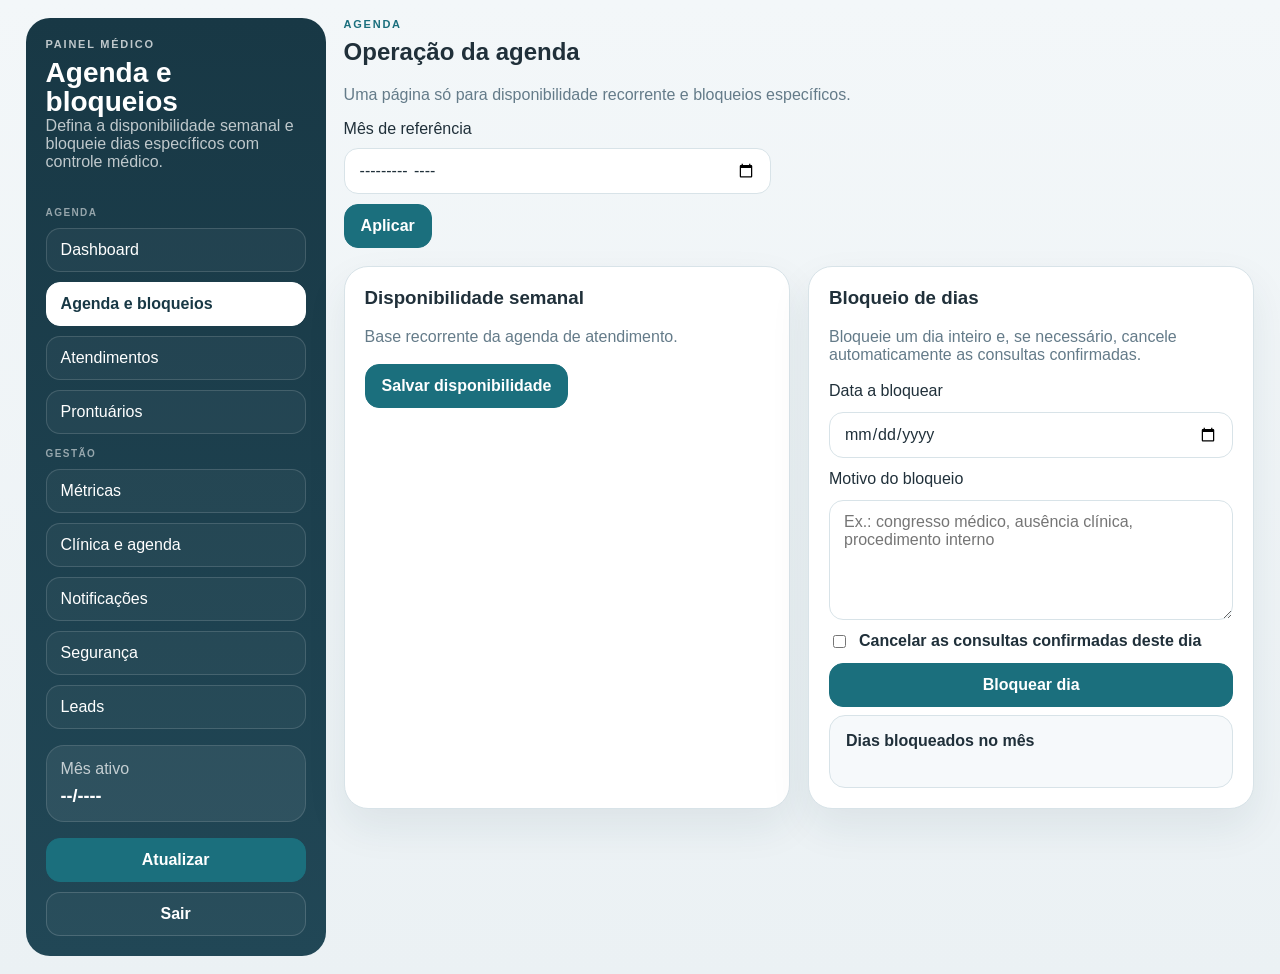
<file: admin-agenda.html>
<!doctype html>
<html lang="pt-BR">
<head>
  <meta charset="utf-8">
  <meta name="viewport" content="width=device-width, initial-scale=1">
  <title>Agenda e bloqueios</title>
  <link rel="stylesheet" href="css/admin.css">
</head>
<body data-admin-page="agenda">
  <main class="erp-wrap">
    <section class="admin-shell">
      <aside class="admin-sidebar">
        <div class="admin-brand">
          <p class="eyebrow is-light">Painel médico</p>
          <h1>Agenda e bloqueios</h1>
          <p>Defina a disponibilidade semanal e bloqueie dias específicos com controle médico.</p>
        </div>

        <nav class="admin-nav">
          <span class="admin-nav-group-title">Agenda</span>
          <a class="admin-nav-link" data-page="dashboard" href="admin-dashboard.html">Dashboard</a>
          <a class="admin-nav-link" data-page="agenda" href="admin-agenda.html">Agenda e bloqueios</a>
          <a class="admin-nav-link" data-page="bookings" href="admin-atendimentos.html">Atendimentos</a>
          <a class="admin-nav-link" data-page="records" href="admin-prontuarios.html">Prontuários</a>
          <span class="admin-nav-group-title">Gestão</span>
          <a class="admin-nav-link" data-page="metrics" href="admin-metricas.html">Métricas</a>
          <a class="admin-nav-link" data-page="settings" href="admin-configuracoes.html">Clínica e agenda</a>
          <a class="admin-nav-link" data-page="notifications" href="admin-notificacoes.html">Notificações</a>
          <a class="admin-nav-link" data-page="security" href="admin-seguranca.html">Segurança</a>
          <a class="admin-nav-link" data-page="leads" href="leads.html">Leads</a>
        </nav>

        <div class="sidebar-summary">
          <article class="summary-card">
            <span>Mês ativo</span>
            <strong id="sidebar-report-month">--/----</strong>
          </article>
        </div>

        <div class="sidebar-actions">
          <button id="refresh-page" type="button">Atualizar</button>
          <button id="logout-btn" type="button" class="ghost-btn ghost-btn-light">Sair</button>
        </div>
      </aside>

      <section class="admin-main">
        <header class="page-header">
          <div>
            <p class="eyebrow">Agenda</p>
            <h2>Operação da agenda</h2>
            <p class="page-description">Uma página só para disponibilidade recorrente e bloqueios específicos.</p>
          </div>
          <div class="page-toolbar">
            <label for="report-month">Mês de referência</label>
            <input id="report-month" type="month">
            <button id="apply-report-month" type="button">Aplicar</button>
          </div>
        </header>

        <div class="page-grid">
          <section class="panel">
            <div class="panel-heading">
              <div>
                <h3>Disponibilidade semanal</h3>
                <p class="note">Base recorrente da agenda de atendimento.</p>
              </div>
            </div>
            <form id="availability-form" novalidate>
              <div id="availability-grid" class="availability-grid"></div>
              <button type="submit">Salvar disponibilidade</button>
            </form>
            <p id="availability-feedback" class="note"></p>
          </section>

          <section class="panel">
            <div class="panel-heading">
              <div>
                <h3>Bloqueio de dias</h3>
                <p class="note">Bloqueie um dia inteiro e, se necessário, cancele automaticamente as consultas confirmadas.</p>
              </div>
            </div>

            <form id="day-block-form" class="form" novalidate>
              <label for="block-date">Data a bloquear</label>
              <input id="block-date" type="date" required>

              <label for="block-reason">Motivo do bloqueio</label>
              <textarea id="block-reason" rows="4" placeholder="Ex.: congresso médico, ausência clínica, procedimento interno"></textarea>

              <label class="toggle-line" for="block-cancel-existing">
                <input id="block-cancel-existing" type="checkbox">
                Cancelar as consultas confirmadas deste dia
              </label>

              <button id="save-day-block" type="submit">Bloquear dia</button>
            </form>
            <p id="day-block-feedback" class="note"></p>

            <div class="subpanel">
              <h4>Dias bloqueados no mês</h4>
              <div id="day-blocks-list" class="day-blocks-list"></div>
            </div>
          </section>
        </div>
      </section>
    </section>
  </main>

  <script src="config.js"></script>
  <script src="js/admin-common.js"></script>
  <script src="js/admin-agenda-page.js"></script>
</body>
</html>
</file>
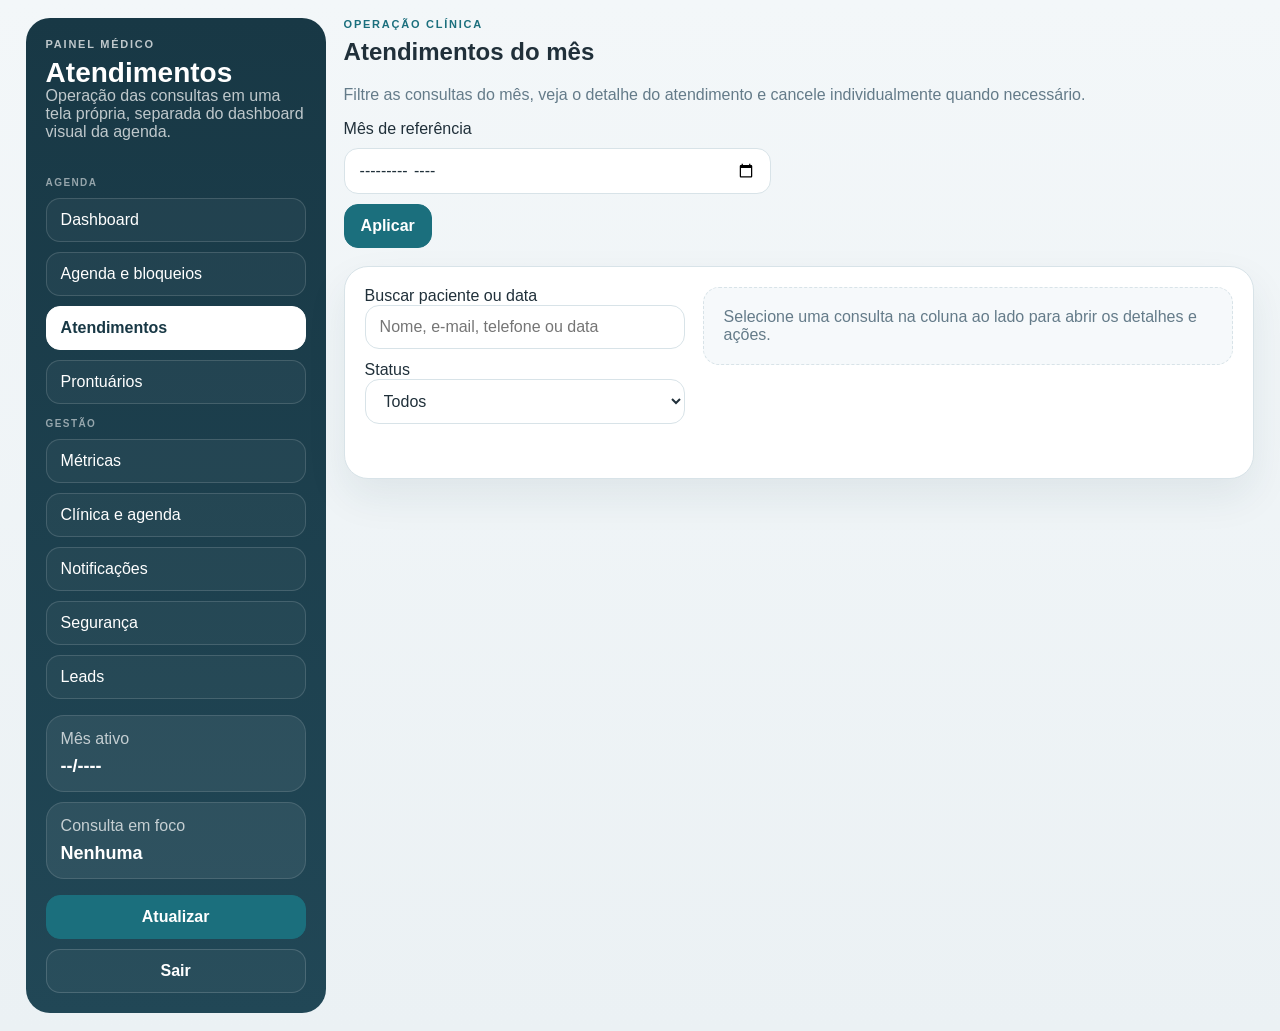
<file: admin-atendimentos.html>
<!doctype html>
<html lang="pt-BR">
<head>
  <meta charset="utf-8">
  <meta name="viewport" content="width=device-width, initial-scale=1">
  <title>Atendimentos</title>
  <link rel="stylesheet" href="css/admin.css">
</head>
<body data-admin-page="bookings">
  <main class="erp-wrap">
    <section class="admin-shell">
      <aside class="admin-sidebar">
        <div class="admin-brand">
          <p class="eyebrow is-light">Painel médico</p>
          <h1>Atendimentos</h1>
          <p>Operação das consultas em uma tela própria, separada do dashboard visual da agenda.</p>
        </div>

        <nav class="admin-nav">
          <span class="admin-nav-group-title">Agenda</span>
          <a class="admin-nav-link" data-page="dashboard" href="admin-dashboard.html">Dashboard</a>
          <a class="admin-nav-link" data-page="agenda" href="admin-agenda.html">Agenda e bloqueios</a>
          <a class="admin-nav-link" data-page="bookings" href="admin-atendimentos.html">Atendimentos</a>
          <a class="admin-nav-link" data-page="records" href="admin-prontuarios.html">Prontuários</a>
          <span class="admin-nav-group-title">Gestão</span>
          <a class="admin-nav-link" data-page="metrics" href="admin-metricas.html">Métricas</a>
          <a class="admin-nav-link" data-page="settings" href="admin-configuracoes.html">Clínica e agenda</a>
          <a class="admin-nav-link" data-page="notifications" href="admin-notificacoes.html">Notificações</a>
          <a class="admin-nav-link" data-page="security" href="admin-seguranca.html">Segurança</a>
          <a class="admin-nav-link" data-page="leads" href="leads.html">Leads</a>
        </nav>

        <div class="sidebar-summary">
          <article class="summary-card">
            <span>Mês ativo</span>
            <strong id="sidebar-report-month">--/----</strong>
          </article>
          <article class="summary-card">
            <span>Consulta em foco</span>
            <strong id="sidebar-selected-day">Nenhuma</strong>
          </article>
        </div>

        <div class="sidebar-actions">
          <button id="refresh-page" type="button">Atualizar</button>
          <button id="logout-btn" type="button" class="ghost-btn ghost-btn-light">Sair</button>
        </div>
      </aside>

      <section class="admin-main">
        <header class="page-header">
          <div>
            <p class="eyebrow">Operação clínica</p>
            <h2>Atendimentos do mês</h2>
            <p class="page-description">Filtre as consultas do mês, veja o detalhe do atendimento e cancele individualmente quando necessário.</p>
          </div>
          <div class="page-toolbar">
            <label for="report-month">Mês de referência</label>
            <input id="report-month" type="month">
            <button id="apply-report-month" type="button">Aplicar</button>
          </div>
        </header>

        <p id="bookings-feedback" class="note"></p>

        <section class="panel">
          <div class="records-shell">
            <aside class="records-sidebar">
              <div class="filter-stack">
                <div>
                  <label for="bookings-search">Buscar paciente ou data</label>
                  <input id="bookings-search" type="search" placeholder="Nome, e-mail, telefone ou data">
                </div>
                <div>
                  <label for="bookings-status">Status</label>
                  <select id="bookings-status">
                    <option value="all">Todos</option>
                    <option value="confirmed">Confirmadas</option>
                    <option value="cancelled">Canceladas</option>
                  </select>
                </div>
                <p id="bookings-list-summary" class="note"></p>
              </div>
              <div id="bookings-list" class="records-booking-list"></div>
            </aside>

            <section class="records-editor">
              <div id="booking-empty" class="empty-state">
                Selecione uma consulta na coluna ao lado para abrir os detalhes e ações.
              </div>

              <div id="booking-detail" class="hidden">
                <article class="record-patient-card">
                  <div>
                    <span class="record-label">Paciente</span>
                    <strong id="booking-patient-name">-</strong>
                  </div>
                  <div>
                    <span class="record-label">Contato</span>
                    <span id="booking-patient-contact">-</span>
                  </div>
                  <div>
                    <span class="record-label">Consulta</span>
                    <span id="booking-slot-date">-</span>
                  </div>
                  <div>
                    <span class="record-label">Status</span>
                    <span id="booking-status-badge" class="status-badge">-</span>
                  </div>
                </article>

                <div class="detail-grid">
                  <article class="detail-card">
                    <span class="record-label">Resumo da consulta</span>
                    <div class="detail-list">
                      <div><strong>Horário</strong><span id="booking-slot-range">-</span></div>
                      <div><strong>Criada em</strong><span id="booking-created-at">-</span></div>
                      <div><strong>Cancelada em</strong><span id="booking-cancelled-at">-</span></div>
                      <div><strong>Origem</strong><span id="booking-cancel-source">-</span></div>
                    </div>
                  </article>

                  <article class="detail-card">
                    <span class="record-label">Ações</span>
                    <div class="stack-actions">
                      <a id="booking-open-record" class="ghost-btn button-link" href="admin-prontuarios.html">Abrir prontuário</a>
                    </div>
                    <div id="booking-cancel-block" class="page-section-stack">
                      <label for="booking-cancel-reason">Motivo do cancelamento</label>
                      <select id="booking-cancel-reason"></select>
                      <button id="booking-cancel-btn" type="button">Cancelar consulta</button>
                    </div>
                    <p id="booking-cancel-help" class="note"></p>
                  </article>
                </div>
              </div>
            </section>
          </div>
        </section>
      </section>
    </section>
  </main>

  <script src="config.js"></script>
  <script src="js/admin-common.js"></script>
  <script src="js/admin-bookings-page.js"></script>
</body>
</html>
</file>
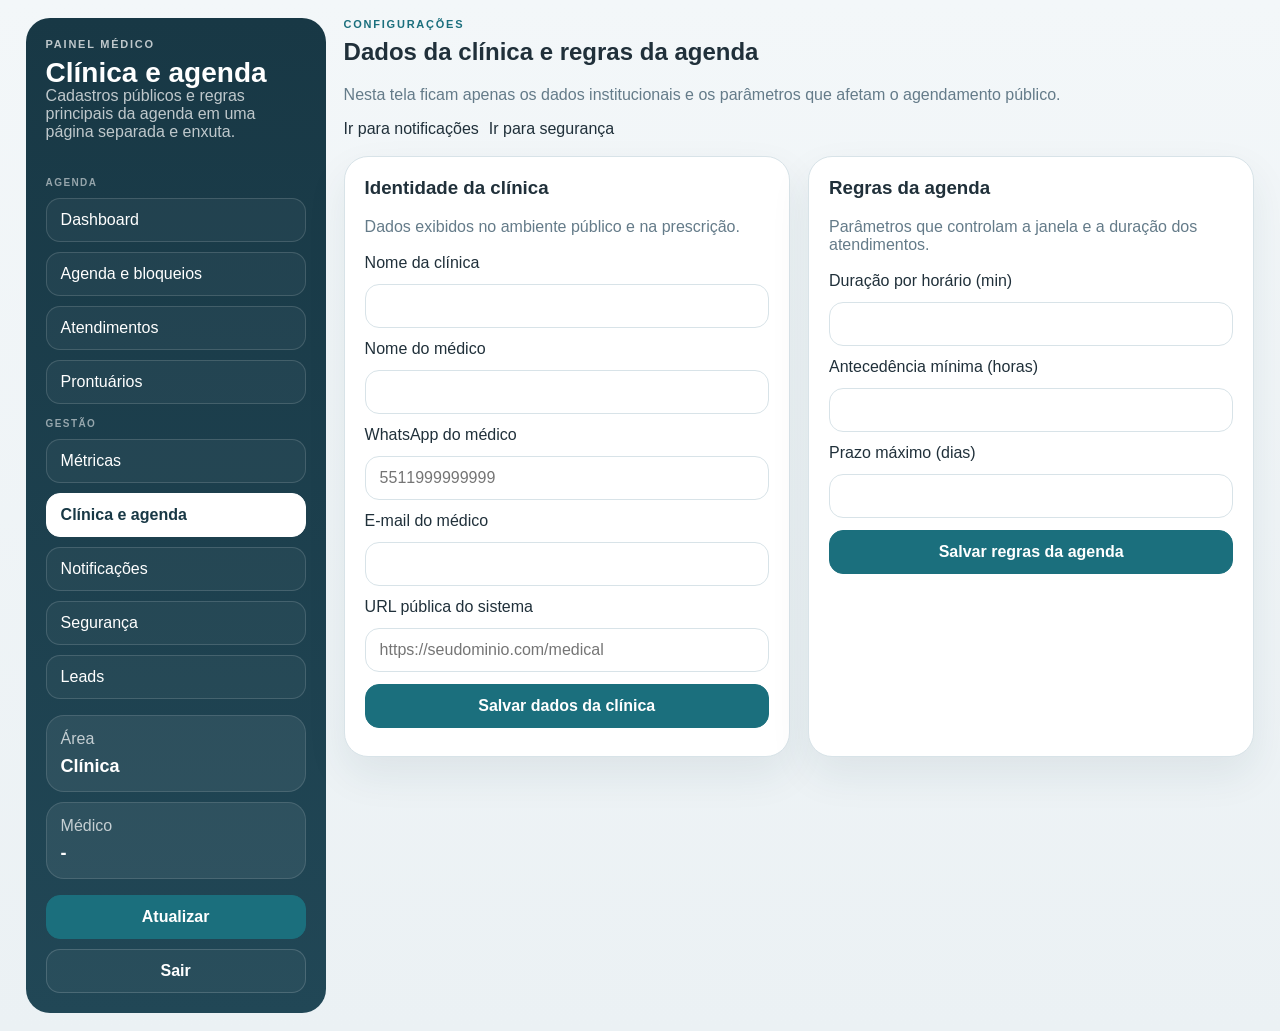
<file: admin-configuracoes.html>
<!doctype html>
<html lang="pt-BR">
<head>
  <meta charset="utf-8">
  <meta name="viewport" content="width=device-width, initial-scale=1">
  <title>Clínica e agenda</title>
  <link rel="stylesheet" href="css/admin.css">
</head>
<body data-admin-page="settings">
  <main class="erp-wrap">
    <section class="admin-shell">
      <aside class="admin-sidebar">
        <div class="admin-brand">
          <p class="eyebrow is-light">Painel médico</p>
          <h1>Clínica e agenda</h1>
          <p>Cadastros públicos e regras principais da agenda em uma página separada e enxuta.</p>
        </div>

        <nav class="admin-nav">
          <span class="admin-nav-group-title">Agenda</span>
          <a class="admin-nav-link" data-page="dashboard" href="admin-dashboard.html">Dashboard</a>
          <a class="admin-nav-link" data-page="agenda" href="admin-agenda.html">Agenda e bloqueios</a>
          <a class="admin-nav-link" data-page="bookings" href="admin-atendimentos.html">Atendimentos</a>
          <a class="admin-nav-link" data-page="records" href="admin-prontuarios.html">Prontuários</a>
          <span class="admin-nav-group-title">Gestão</span>
          <a class="admin-nav-link" data-page="metrics" href="admin-metricas.html">Métricas</a>
          <a class="admin-nav-link" data-page="settings" href="admin-configuracoes.html">Clínica e agenda</a>
          <a class="admin-nav-link" data-page="notifications" href="admin-notificacoes.html">Notificações</a>
          <a class="admin-nav-link" data-page="security" href="admin-seguranca.html">Segurança</a>
          <a class="admin-nav-link" data-page="leads" href="leads.html">Leads</a>
        </nav>

        <div class="sidebar-summary">
          <article class="summary-card">
            <span>Área</span>
            <strong id="sidebar-report-month">Clínica</strong>
          </article>
          <article class="summary-card">
            <span>Médico</span>
            <strong id="sidebar-selected-day">-</strong>
          </article>
        </div>

        <div class="sidebar-actions">
          <button id="refresh-page" type="button">Atualizar</button>
          <button id="logout-btn" type="button" class="ghost-btn ghost-btn-light">Sair</button>
        </div>
      </aside>

      <section class="admin-main">
        <header class="page-header">
          <div>
            <p class="eyebrow">Configurações</p>
            <h2>Dados da clínica e regras da agenda</h2>
            <p class="page-description">Nesta tela ficam apenas os dados institucionais e os parâmetros que afetam o agendamento público.</p>
          </div>
          <div class="page-toolbar">
            <a class="ghost-btn button-link" href="admin-notificacoes.html">Ir para notificações</a>
            <a class="ghost-btn button-link" href="admin-seguranca.html">Ir para segurança</a>
          </div>
        </header>

        <div class="page-grid">
          <section class="panel">
            <div class="panel-heading">
              <div>
                <h3>Identidade da clínica</h3>
                <p class="note">Dados exibidos no ambiente público e na prescrição.</p>
              </div>
            </div>

            <form id="settings-form" class="form" novalidate>
              <label for="clinic-name">Nome da clínica</label>
              <input id="clinic-name" type="text">

              <label for="doctor-name">Nome do médico</label>
              <input id="doctor-name" type="text">

              <label for="doctor-whatsapp">WhatsApp do médico</label>
              <input id="doctor-whatsapp" type="text" placeholder="5511999999999">

              <label for="doctor-email">E-mail do médico</label>
              <input id="doctor-email" type="email">

              <label for="public-base-url">URL pública do sistema</label>
              <input id="public-base-url" type="url" placeholder="https://seudominio.com/medical">

              <button type="submit">Salvar dados da clínica</button>
            </form>
            <p id="settings-feedback" class="note"></p>
          </section>

          <section class="panel">
            <div class="panel-heading">
              <div>
                <h3>Regras da agenda</h3>
                <p class="note">Parâmetros que controlam a janela e a duração dos atendimentos.</p>
              </div>
            </div>

            <form id="rules-form" class="form" novalidate>
              <label for="slot-duration">Duração por horário (min)</label>
              <input id="slot-duration" type="number" min="10" max="240" step="5">

              <label for="min-notice">Antecedência mínima (horas)</label>
              <input id="min-notice" type="number" min="0" max="72">

              <label for="max-days">Prazo máximo (dias)</label>
              <input id="max-days" type="number" min="1" max="365">

              <button type="submit">Salvar regras da agenda</button>
            </form>
            <p id="rules-feedback" class="note"></p>
          </section>
        </div>
      </section>
    </section>
  </main>

  <script src="config.js"></script>
  <script src="js/admin-common.js"></script>
  <script src="js/admin-settings-page.js"></script>
</body>
</html>
</file>
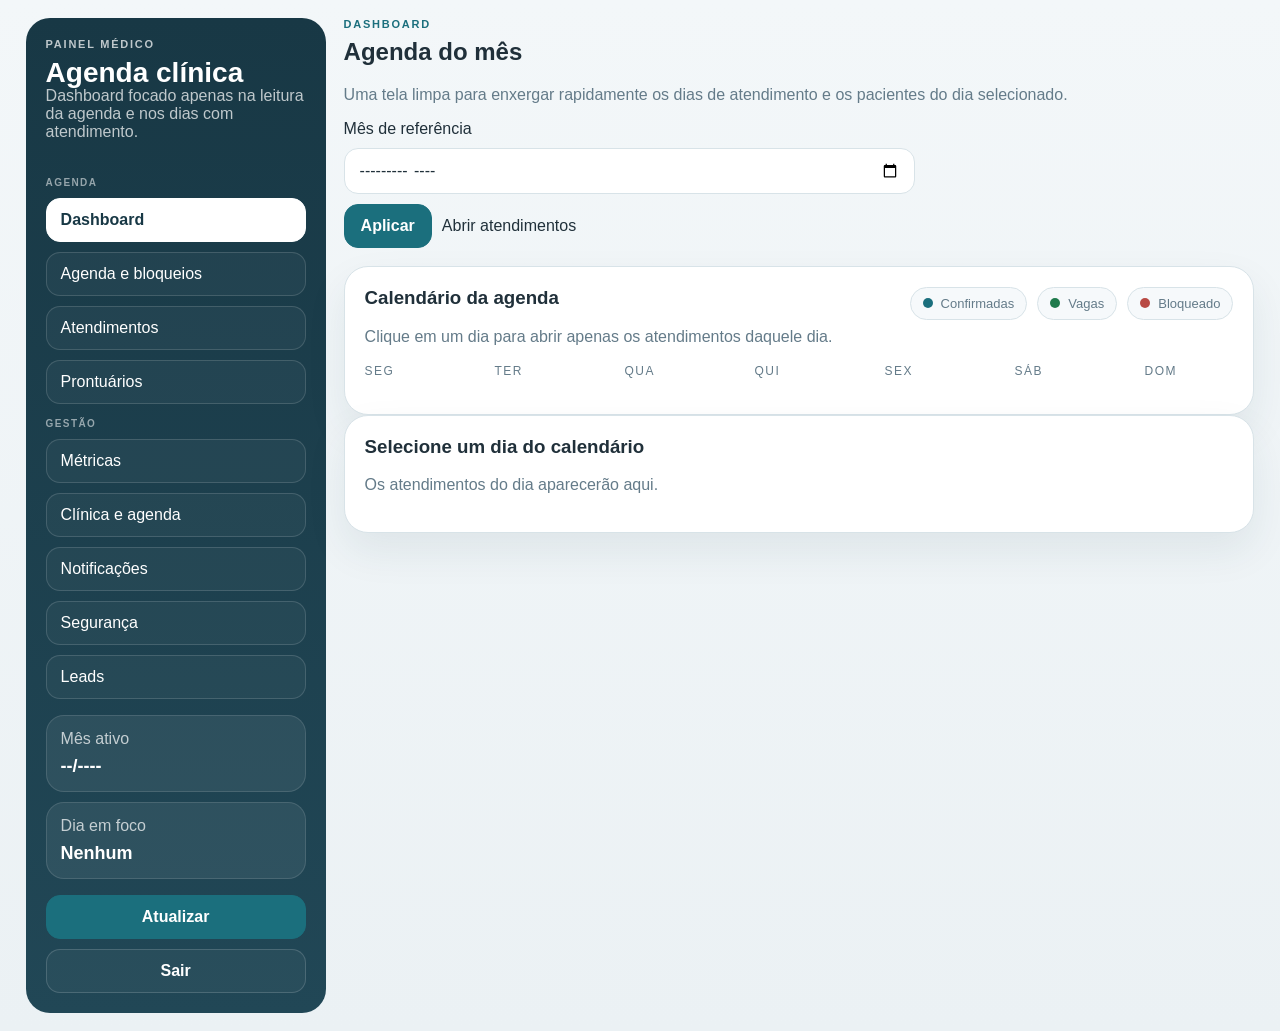
<file: admin-dashboard.html>
<!doctype html>
<html lang="pt-BR">
<head>
  <meta charset="utf-8">
  <meta name="viewport" content="width=device-width, initial-scale=1">
  <title>Dashboard da agenda</title>
  <link rel="stylesheet" href="css/admin.css">
</head>
<body data-admin-page="dashboard">
  <main class="erp-wrap">
    <section class="admin-shell">
      <aside class="admin-sidebar">
        <div class="admin-brand">
          <p class="eyebrow is-light">Painel médico</p>
          <h1>Agenda clínica</h1>
          <p>Dashboard focado apenas na leitura da agenda e nos dias com atendimento.</p>
        </div>

        <nav class="admin-nav">
          <span class="admin-nav-group-title">Agenda</span>
          <a class="admin-nav-link" data-page="dashboard" href="admin-dashboard.html">Dashboard</a>
          <a class="admin-nav-link" data-page="agenda" href="admin-agenda.html">Agenda e bloqueios</a>
          <a class="admin-nav-link" data-page="bookings" href="admin-atendimentos.html">Atendimentos</a>
          <a class="admin-nav-link" data-page="records" href="admin-prontuarios.html">Prontuários</a>
          <span class="admin-nav-group-title">Gestão</span>
          <a class="admin-nav-link" data-page="metrics" href="admin-metricas.html">Métricas</a>
          <a class="admin-nav-link" data-page="settings" href="admin-configuracoes.html">Clínica e agenda</a>
          <a class="admin-nav-link" data-page="notifications" href="admin-notificacoes.html">Notificações</a>
          <a class="admin-nav-link" data-page="security" href="admin-seguranca.html">Segurança</a>
          <a class="admin-nav-link" data-page="leads" href="leads.html">Leads</a>
        </nav>

        <div class="sidebar-summary">
          <article class="summary-card">
            <span>Mês ativo</span>
            <strong id="sidebar-report-month">--/----</strong>
          </article>
          <article class="summary-card">
            <span>Dia em foco</span>
            <strong id="sidebar-selected-day">Nenhum</strong>
          </article>
        </div>

        <div class="sidebar-actions">
          <button id="refresh-page" type="button">Atualizar</button>
          <button id="logout-btn" type="button" class="ghost-btn ghost-btn-light">Sair</button>
        </div>
      </aside>

      <section class="admin-main">
        <header class="page-header">
          <div>
            <p class="eyebrow">Dashboard</p>
            <h2>Agenda do mês</h2>
            <p class="page-description">Uma tela limpa para enxergar rapidamente os dias de atendimento e os pacientes do dia selecionado.</p>
          </div>
          <div class="page-toolbar">
            <label for="report-month">Mês de referência</label>
            <input id="report-month" type="month">
            <button id="apply-report-month" type="button">Aplicar</button>
            <a class="ghost-btn button-link" href="admin-atendimentos.html">Abrir atendimentos</a>
          </div>
        </header>

        <p id="page-feedback" class="note"></p>

        <section class="panel">
          <div class="panel-heading">
            <div>
              <h3>Calendário da agenda</h3>
              <p class="note">Clique em um dia para abrir apenas os atendimentos daquele dia.</p>
            </div>
            <div class="calendar-legend">
              <span class="legend-chip"><span class="legend-dot is-confirmed"></span> Confirmadas</span>
              <span class="legend-chip"><span class="legend-dot is-free"></span> Vagas</span>
              <span class="legend-chip"><span class="legend-dot is-blocked"></span> Bloqueado</span>
            </div>
          </div>

          <div class="calendar-scroll">
            <div class="calendar-weekdays">
              <span>Seg</span>
              <span>Ter</span>
              <span>Qua</span>
              <span>Qui</span>
              <span>Sex</span>
              <span>Sáb</span>
              <span>Dom</span>
            </div>
            <div id="calendar-grid" class="calendar-grid"></div>
          </div>
        </section>

        <section class="panel">
          <div class="panel-heading">
            <div>
              <h3 id="selected-day-title">Selecione um dia do calendário</h3>
              <p id="selected-day-summary" class="note">Os atendimentos do dia aparecerão aqui.</p>
            </div>
          </div>
          <div id="selected-day-bookings" class="day-bookings"></div>
        </section>
      </section>
    </section>
  </main>

  <script src="config.js"></script>
  <script src="js/admin-common.js"></script>
  <script src="js/admin-dashboard-page.js"></script>
</body>
</html>
</file>
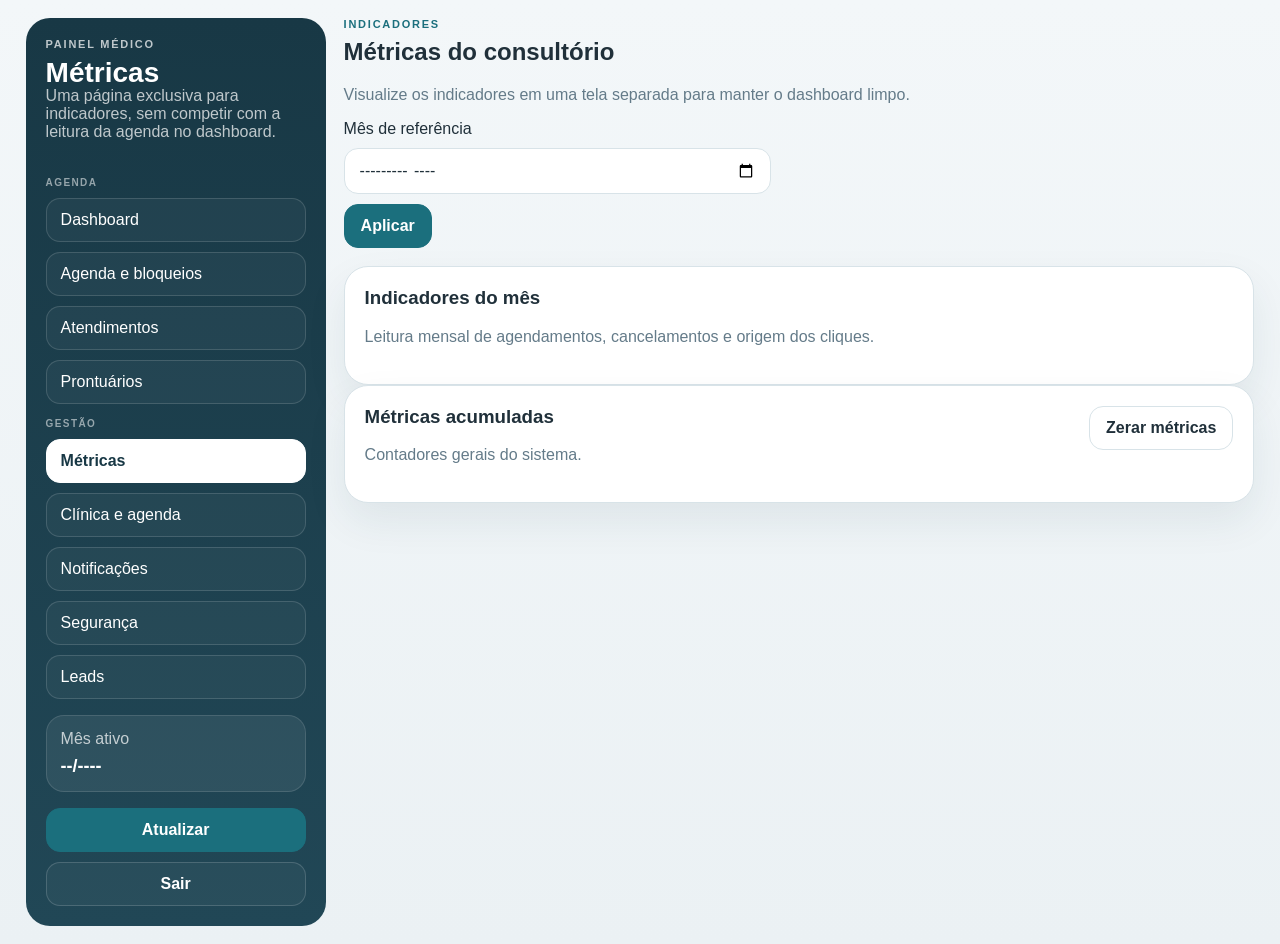
<file: admin-metricas.html>
<!doctype html>
<html lang="pt-BR">
<head>
  <meta charset="utf-8">
  <meta name="viewport" content="width=device-width, initial-scale=1">
  <title>Métricas do sistema</title>
  <link rel="stylesheet" href="css/admin.css">
</head>
<body data-admin-page="metrics">
  <main class="erp-wrap">
    <section class="admin-shell">
      <aside class="admin-sidebar">
        <div class="admin-brand">
          <p class="eyebrow is-light">Painel médico</p>
          <h1>Métricas</h1>
          <p>Uma página exclusiva para indicadores, sem competir com a leitura da agenda no dashboard.</p>
        </div>

        <nav class="admin-nav">
          <span class="admin-nav-group-title">Agenda</span>
          <a class="admin-nav-link" data-page="dashboard" href="admin-dashboard.html">Dashboard</a>
          <a class="admin-nav-link" data-page="agenda" href="admin-agenda.html">Agenda e bloqueios</a>
          <a class="admin-nav-link" data-page="bookings" href="admin-atendimentos.html">Atendimentos</a>
          <a class="admin-nav-link" data-page="records" href="admin-prontuarios.html">Prontuários</a>
          <span class="admin-nav-group-title">Gestão</span>
          <a class="admin-nav-link" data-page="metrics" href="admin-metricas.html">Métricas</a>
          <a class="admin-nav-link" data-page="settings" href="admin-configuracoes.html">Clínica e agenda</a>
          <a class="admin-nav-link" data-page="notifications" href="admin-notificacoes.html">Notificações</a>
          <a class="admin-nav-link" data-page="security" href="admin-seguranca.html">Segurança</a>
          <a class="admin-nav-link" data-page="leads" href="leads.html">Leads</a>
        </nav>

        <div class="sidebar-summary">
          <article class="summary-card">
            <span>Mês ativo</span>
            <strong id="sidebar-report-month">--/----</strong>
          </article>
        </div>

        <div class="sidebar-actions">
          <button id="refresh-page" type="button">Atualizar</button>
          <button id="logout-btn" type="button" class="ghost-btn ghost-btn-light">Sair</button>
        </div>
      </aside>

      <section class="admin-main">
        <header class="page-header">
          <div>
            <p class="eyebrow">Indicadores</p>
            <h2>Métricas do consultório</h2>
            <p class="page-description">Visualize os indicadores em uma tela separada para manter o dashboard limpo.</p>
          </div>
          <div class="page-toolbar">
            <label for="report-month">Mês de referência</label>
            <input id="report-month" type="month">
            <button id="apply-report-month" type="button">Aplicar</button>
          </div>
        </header>

        <p id="metrics-feedback" class="note"></p>

        <section class="panel">
          <div class="panel-heading">
            <div>
              <h3>Indicadores do mês</h3>
              <p class="note">Leitura mensal de agendamentos, cancelamentos e origem dos cliques.</p>
            </div>
          </div>
          <div id="monthly-kpis" class="metrics-grid"></div>
        </section>

        <section class="panel">
          <div class="panel-heading">
            <div>
              <h3>Métricas acumuladas</h3>
              <p class="note">Contadores gerais do sistema.</p>
            </div>
            <button id="reset-metrics" type="button" class="ghost-btn">Zerar métricas</button>
          </div>
          <div id="metrics-grid" class="metrics-grid"></div>
        </section>
      </section>
    </section>
  </main>

  <script src="config.js"></script>
  <script src="js/admin-common.js"></script>
  <script src="js/admin-metrics-page.js"></script>
</body>
</html>
</file>
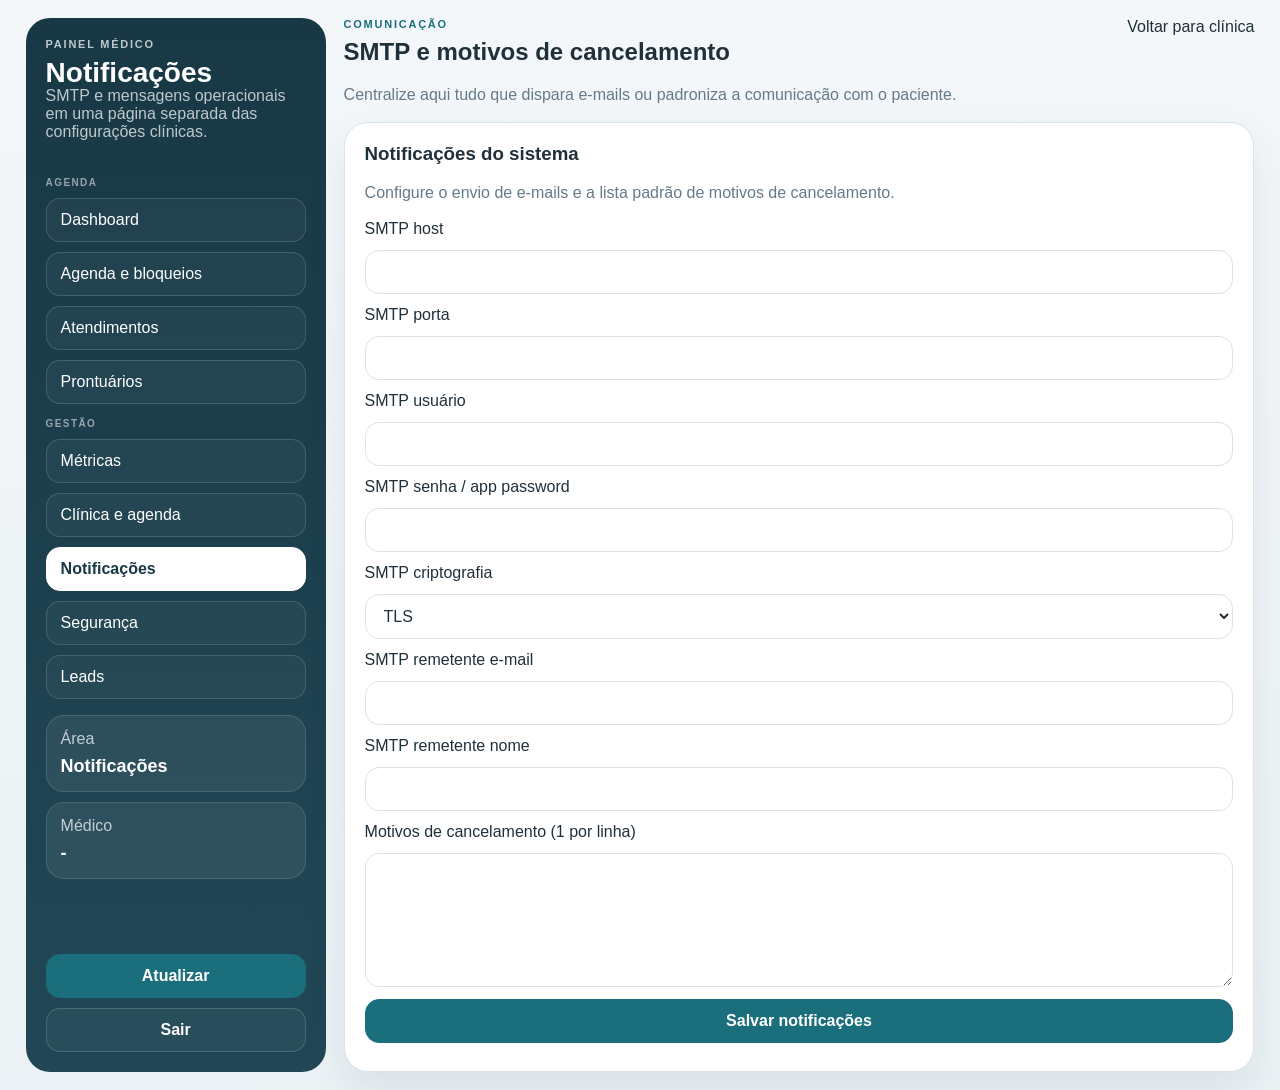
<file: admin-notificacoes.html>
<!doctype html>
<html lang="pt-BR">
<head>
  <meta charset="utf-8">
  <meta name="viewport" content="width=device-width, initial-scale=1">
  <title>Notificações</title>
  <link rel="stylesheet" href="css/admin.css">
</head>
<body data-admin-page="notifications">
  <main class="erp-wrap">
    <section class="admin-shell">
      <aside class="admin-sidebar">
        <div class="admin-brand">
          <p class="eyebrow is-light">Painel médico</p>
          <h1>Notificações</h1>
          <p>SMTP e mensagens operacionais em uma página separada das configurações clínicas.</p>
        </div>

        <nav class="admin-nav">
          <span class="admin-nav-group-title">Agenda</span>
          <a class="admin-nav-link" data-page="dashboard" href="admin-dashboard.html">Dashboard</a>
          <a class="admin-nav-link" data-page="agenda" href="admin-agenda.html">Agenda e bloqueios</a>
          <a class="admin-nav-link" data-page="bookings" href="admin-atendimentos.html">Atendimentos</a>
          <a class="admin-nav-link" data-page="records" href="admin-prontuarios.html">Prontuários</a>
          <span class="admin-nav-group-title">Gestão</span>
          <a class="admin-nav-link" data-page="metrics" href="admin-metricas.html">Métricas</a>
          <a class="admin-nav-link" data-page="settings" href="admin-configuracoes.html">Clínica e agenda</a>
          <a class="admin-nav-link" data-page="notifications" href="admin-notificacoes.html">Notificações</a>
          <a class="admin-nav-link" data-page="security" href="admin-seguranca.html">Segurança</a>
          <a class="admin-nav-link" data-page="leads" href="leads.html">Leads</a>
        </nav>

        <div class="sidebar-summary">
          <article class="summary-card">
            <span>Área</span>
            <strong id="sidebar-report-month">Notificações</strong>
          </article>
          <article class="summary-card">
            <span>Médico</span>
            <strong id="sidebar-selected-day">-</strong>
          </article>
        </div>

        <div class="sidebar-actions">
          <button id="refresh-page" type="button">Atualizar</button>
          <button id="logout-btn" type="button" class="ghost-btn ghost-btn-light">Sair</button>
        </div>
      </aside>

      <section class="admin-main">
        <header class="page-header">
          <div>
            <p class="eyebrow">Comunicação</p>
            <h2>SMTP e motivos de cancelamento</h2>
            <p class="page-description">Centralize aqui tudo que dispara e-mails ou padroniza a comunicação com o paciente.</p>
          </div>
          <div class="page-toolbar">
            <a class="ghost-btn button-link" href="admin-configuracoes.html">Voltar para clínica</a>
          </div>
        </header>

        <section class="panel">
          <div class="panel-heading">
            <div>
              <h3>Notificações do sistema</h3>
              <p class="note">Configure o envio de e-mails e a lista padrão de motivos de cancelamento.</p>
            </div>
          </div>

          <form id="notifications-form" class="form" novalidate>
            <label for="smtp-host">SMTP host</label>
            <input id="smtp-host" type="text">

            <label for="smtp-port">SMTP porta</label>
            <input id="smtp-port" type="number" min="1" max="65535">

            <label for="smtp-username">SMTP usuário</label>
            <input id="smtp-username" type="text">

            <label for="smtp-password">SMTP senha / app password</label>
            <input id="smtp-password" type="password">

            <label for="smtp-encryption">SMTP criptografia</label>
            <select id="smtp-encryption">
              <option value="tls">TLS</option>
              <option value="none">Nenhuma</option>
            </select>

            <label for="smtp-from-email">SMTP remetente e-mail</label>
            <input id="smtp-from-email" type="email">

            <label for="smtp-from-name">SMTP remetente nome</label>
            <input id="smtp-from-name" type="text">

            <label for="cancel-reasons">Motivos de cancelamento (1 por linha)</label>
            <textarea id="cancel-reasons" rows="6"></textarea>

            <button type="submit">Salvar notificações</button>
          </form>
          <p id="notifications-feedback" class="note"></p>
        </section>
      </section>
    </section>
  </main>

  <script src="config.js"></script>
  <script src="js/admin-common.js"></script>
  <script src="js/admin-notifications-page.js"></script>
</body>
</html>
</file>
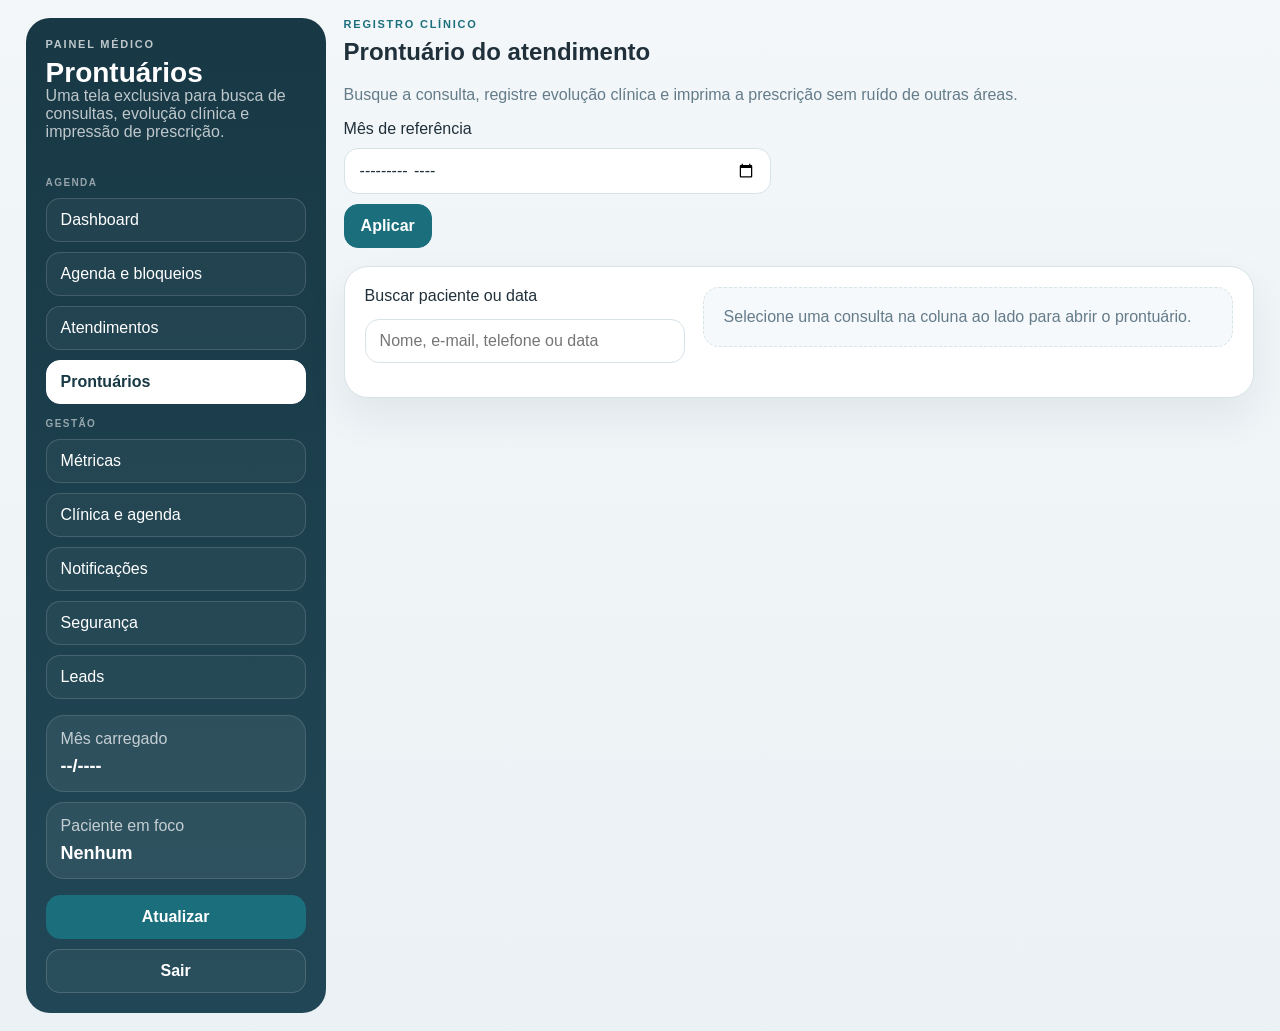
<file: admin-prontuarios.html>
<!doctype html>
<html lang="pt-BR">
<head>
  <meta charset="utf-8">
  <meta name="viewport" content="width=device-width, initial-scale=1">
  <title>Prontuários</title>
  <link rel="stylesheet" href="css/admin.css">
</head>
<body data-admin-page="records">
  <main class="erp-wrap">
    <section class="admin-shell">
      <aside class="admin-sidebar">
        <div class="admin-brand">
          <p class="eyebrow is-light">Painel médico</p>
          <h1>Prontuários</h1>
          <p>Uma tela exclusiva para busca de consultas, evolução clínica e impressão de prescrição.</p>
        </div>

        <nav class="admin-nav">
          <span class="admin-nav-group-title">Agenda</span>
          <a class="admin-nav-link" data-page="dashboard" href="admin-dashboard.html">Dashboard</a>
          <a class="admin-nav-link" data-page="agenda" href="admin-agenda.html">Agenda e bloqueios</a>
          <a class="admin-nav-link" data-page="bookings" href="admin-atendimentos.html">Atendimentos</a>
          <a class="admin-nav-link" data-page="records" href="admin-prontuarios.html">Prontuários</a>
          <span class="admin-nav-group-title">Gestão</span>
          <a class="admin-nav-link" data-page="metrics" href="admin-metricas.html">Métricas</a>
          <a class="admin-nav-link" data-page="settings" href="admin-configuracoes.html">Clínica e agenda</a>
          <a class="admin-nav-link" data-page="notifications" href="admin-notificacoes.html">Notificações</a>
          <a class="admin-nav-link" data-page="security" href="admin-seguranca.html">Segurança</a>
          <a class="admin-nav-link" data-page="leads" href="leads.html">Leads</a>
        </nav>

        <div class="sidebar-summary">
          <article class="summary-card">
            <span>Mês carregado</span>
            <strong id="sidebar-report-month">--/----</strong>
          </article>
          <article class="summary-card">
            <span>Paciente em foco</span>
            <strong id="sidebar-selected-day">Nenhum</strong>
          </article>
        </div>

        <div class="sidebar-actions">
          <button id="refresh-page" type="button">Atualizar</button>
          <button id="logout-btn" type="button" class="ghost-btn ghost-btn-light">Sair</button>
        </div>
      </aside>

      <section class="admin-main">
        <header class="page-header">
          <div>
            <p class="eyebrow">Registro clínico</p>
            <h2>Prontuário do atendimento</h2>
            <p class="page-description">Busque a consulta, registre evolução clínica e imprima a prescrição sem ruído de outras áreas.</p>
          </div>
          <div class="page-toolbar">
            <label for="report-month">Mês de referência</label>
            <input id="report-month" type="month">
            <button id="apply-report-month" type="button">Aplicar</button>
          </div>
        </header>

        <section class="panel">
          <div class="records-shell">
            <aside class="records-sidebar">
              <label for="records-search">Buscar paciente ou data</label>
              <input id="records-search" type="search" placeholder="Nome, e-mail, telefone ou data">
              <div id="records-booking-list" class="records-booking-list"></div>
            </aside>

            <section class="records-editor">
              <div id="record-empty" class="empty-state">
                Selecione uma consulta na coluna ao lado para abrir o prontuário.
              </div>

              <div id="record-editor" class="hidden">
                <article class="record-patient-card">
                  <div>
                    <span class="record-label">Paciente</span>
                    <strong id="record-patient-name">-</strong>
                  </div>
                  <div>
                    <span class="record-label">Contato</span>
                    <span id="record-patient-contact">-</span>
                  </div>
                  <div>
                    <span class="record-label">Consulta</span>
                    <span id="record-booking-date">-</span>
                  </div>
                  <div>
                    <span class="record-label">Status</span>
                    <span id="record-booking-status">-</span>
                  </div>
                </article>

                <form id="record-form" class="record-form" novalidate>
                  <div class="field-group">
                    <label for="record-chief-complaint">Queixa principal</label>
                    <textarea id="record-chief-complaint" rows="3"></textarea>
                  </div>

                  <div class="field-group">
                    <label for="record-clinical-history">História clínica</label>
                    <textarea id="record-clinical-history" rows="4"></textarea>
                  </div>

                  <div class="field-group">
                    <label for="record-examination-notes">Exame e achados</label>
                    <textarea id="record-examination-notes" rows="4"></textarea>
                  </div>

                  <div class="field-group">
                    <label for="record-diagnosis">Hipótese diagnóstica</label>
                    <textarea id="record-diagnosis" rows="3"></textarea>
                  </div>

                  <div class="field-group">
                    <label for="record-conduct">Conduta</label>
                    <textarea id="record-conduct" rows="4"></textarea>
                  </div>

                  <div class="field-group">
                    <label for="record-prescription-text">Receita / prescrição</label>
                    <textarea id="record-prescription-text" rows="6"></textarea>
                  </div>

                  <div class="field-group">
                    <label for="record-follow-up">Acompanhamento</label>
                    <textarea id="record-follow-up" rows="3"></textarea>
                  </div>

                  <div class="field-group">
                    <label for="record-private-notes">Observações internas</label>
                    <textarea id="record-private-notes" rows="4"></textarea>
                  </div>

                  <div class="stack-actions">
                    <button type="submit">Salvar prontuário</button>
                    <button id="print-prescription-btn" type="button" class="ghost-btn">Imprimir receita</button>
                  </div>
                </form>

                <p id="record-feedback" class="note"></p>
              </div>
            </section>
          </div>
        </section>
      </section>
    </section>
  </main>

  <script src="config.js"></script>
  <script src="js/admin-common.js"></script>
  <script src="js/admin-records-page.js"></script>
</body>
</html>
</file>
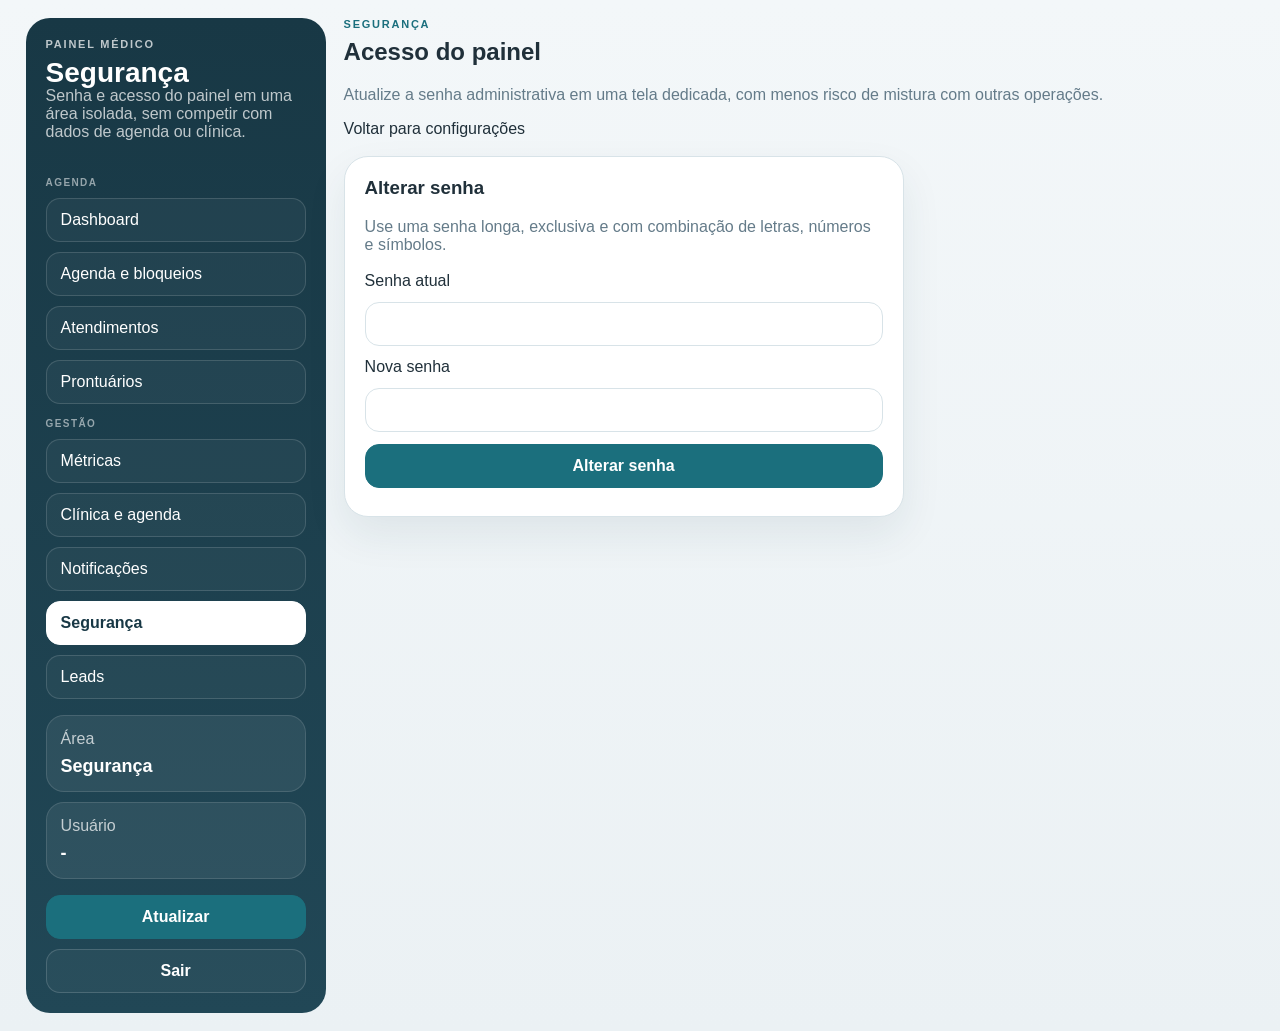
<file: admin-seguranca.html>
<!doctype html>
<html lang="pt-BR">
<head>
  <meta charset="utf-8">
  <meta name="viewport" content="width=device-width, initial-scale=1">
  <title>Segurança do painel</title>
  <link rel="stylesheet" href="css/admin.css">
</head>
<body data-admin-page="security">
  <main class="erp-wrap">
    <section class="admin-shell">
      <aside class="admin-sidebar">
        <div class="admin-brand">
          <p class="eyebrow is-light">Painel médico</p>
          <h1>Segurança</h1>
          <p>Senha e acesso do painel em uma área isolada, sem competir com dados de agenda ou clínica.</p>
        </div>

        <nav class="admin-nav">
          <span class="admin-nav-group-title">Agenda</span>
          <a class="admin-nav-link" data-page="dashboard" href="admin-dashboard.html">Dashboard</a>
          <a class="admin-nav-link" data-page="agenda" href="admin-agenda.html">Agenda e bloqueios</a>
          <a class="admin-nav-link" data-page="bookings" href="admin-atendimentos.html">Atendimentos</a>
          <a class="admin-nav-link" data-page="records" href="admin-prontuarios.html">Prontuários</a>
          <span class="admin-nav-group-title">Gestão</span>
          <a class="admin-nav-link" data-page="metrics" href="admin-metricas.html">Métricas</a>
          <a class="admin-nav-link" data-page="settings" href="admin-configuracoes.html">Clínica e agenda</a>
          <a class="admin-nav-link" data-page="notifications" href="admin-notificacoes.html">Notificações</a>
          <a class="admin-nav-link" data-page="security" href="admin-seguranca.html">Segurança</a>
          <a class="admin-nav-link" data-page="leads" href="leads.html">Leads</a>
        </nav>

        <div class="sidebar-summary">
          <article class="summary-card">
            <span>Área</span>
            <strong>Segurança</strong>
          </article>
          <article class="summary-card">
            <span>Usuário</span>
            <strong id="sidebar-selected-day">-</strong>
          </article>
        </div>

        <div class="sidebar-actions">
          <button id="refresh-page" type="button">Atualizar</button>
          <button id="logout-btn" type="button" class="ghost-btn ghost-btn-light">Sair</button>
        </div>
      </aside>

      <section class="admin-main">
        <header class="page-header">
          <div>
            <p class="eyebrow">Segurança</p>
            <h2>Acesso do painel</h2>
            <p class="page-description">Atualize a senha administrativa em uma tela dedicada, com menos risco de mistura com outras operações.</p>
          </div>
          <div class="page-toolbar">
            <a class="ghost-btn button-link" href="admin-configuracoes.html">Voltar para configurações</a>
          </div>
        </header>

        <section class="panel panel-narrow">
          <div class="panel-heading">
            <div>
              <h3>Alterar senha</h3>
              <p class="note">Use uma senha longa, exclusiva e com combinação de letras, números e símbolos.</p>
            </div>
          </div>

          <form id="password-form" class="form" novalidate>
            <label for="current-password">Senha atual</label>
            <input id="current-password" type="password" required>

            <label for="new-password">Nova senha</label>
            <input id="new-password" type="password" required>

            <button type="submit">Alterar senha</button>
          </form>
          <p id="password-feedback" class="note"></p>
        </section>
      </section>
    </section>
  </main>

  <script src="config.js"></script>
  <script src="js/admin-common.js"></script>
  <script src="js/admin-security-page.js"></script>
</body>
</html>
</file>
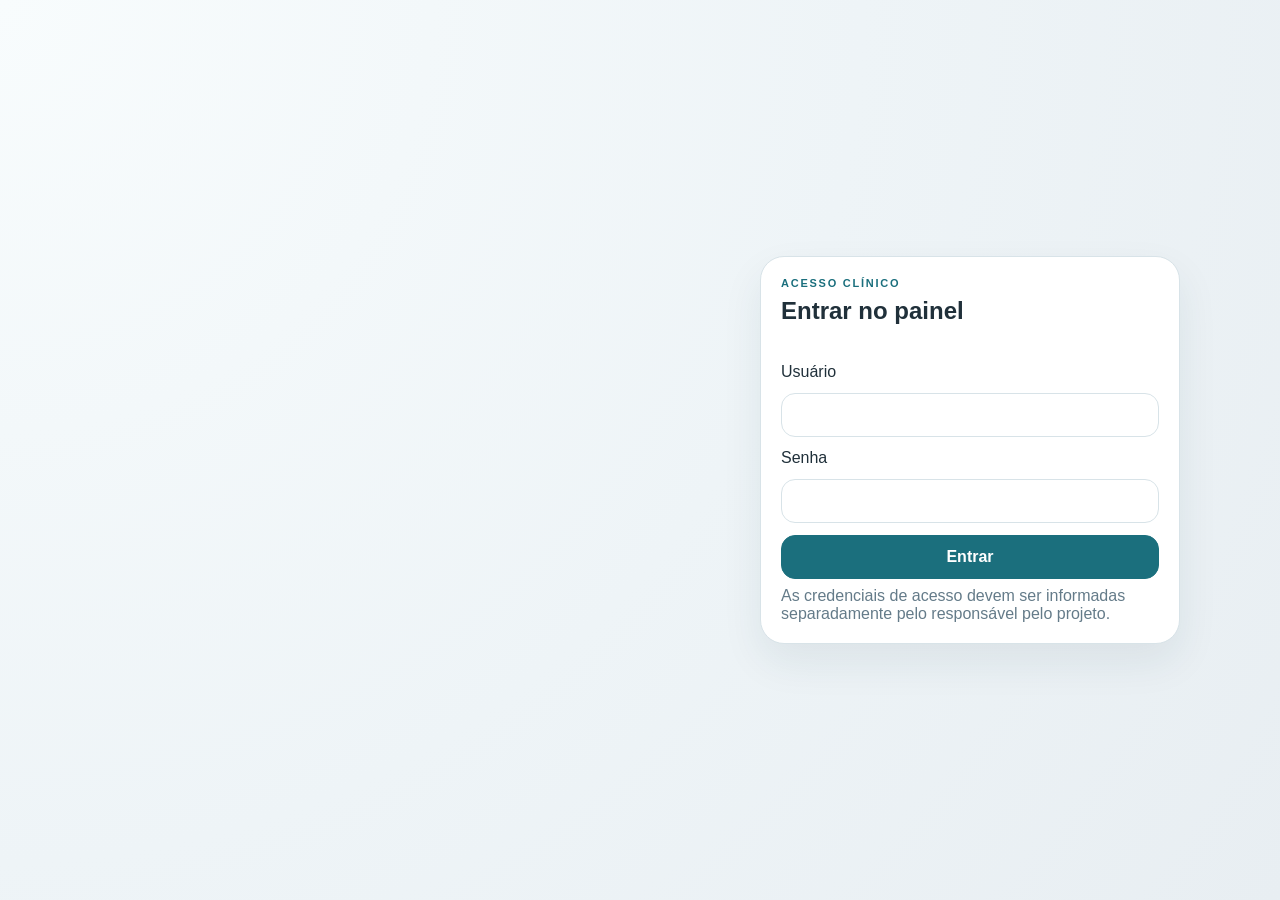
<file: admin.html>
<!doctype html>
<html lang="pt-BR">
<head>
  <meta charset="utf-8">
  <meta name="viewport" content="width=device-width, initial-scale=1">
  <title>Login do painel médico</title>
  <link rel="stylesheet" href="css/admin.css">
</head>
<body class="admin-login-body">
  <main class="login-shell">
    <section class="login-brand">
      <p class="eyebrow"></p>
    </section>

    <section class="panel login-panel">
      <div class="panel-heading">
        <div>
          <p class="eyebrow">Acesso clínico</p>
          <h2>Entrar no painel</h2>
        </div>
      </div>

      <form id="login-form" class="form" novalidate>
        <label for="login-username">Usuário</label>
        <input id="login-username" type="text" required>

        <label for="login-password">Senha</label>
        <input id="login-password" type="password" required>

        <button type="submit">Entrar</button>
      </form>

      <p id="login-feedback" class="note"></p>
      <p class="note">As credenciais de acesso devem ser informadas separadamente pelo respons&aacute;vel pelo projeto.</p>
    </section>
  </main>

  <script src="config.js"></script>
  <script src="js/admin-common.js"></script>
  <script src="js/admin-login.js"></script>
</body>
</html>
</file>
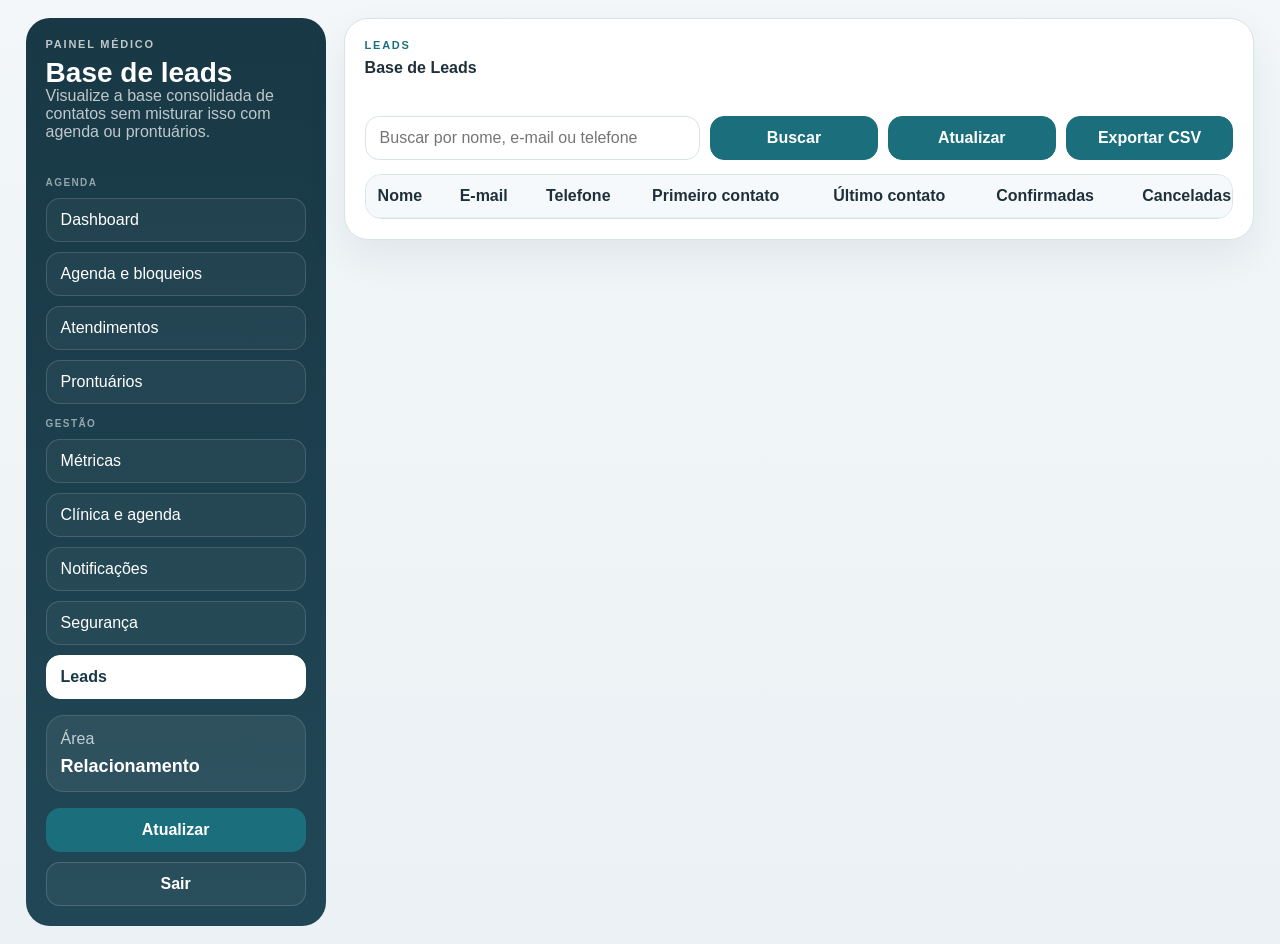
<file: leads.html>
<!doctype html>
<html lang="pt-BR">
<head>
  <meta charset="utf-8">
  <meta name="viewport" content="width=device-width, initial-scale=1">
  <title>Base de Leads</title>
  <link rel="stylesheet" href="css/admin.css">
</head>
<body data-admin-page="leads">
  <main class="erp-wrap">
    <section class="admin-shell">
      <aside class="admin-sidebar">
        <div class="admin-brand">
          <p class="eyebrow is-light">Painel médico</p>
          <h1>Base de leads</h1>
          <p>Visualize a base consolidada de contatos sem misturar isso com agenda ou prontuários.</p>
        </div>

        <nav class="admin-nav">
          <span class="admin-nav-group-title">Agenda</span>
          <a class="admin-nav-link" data-page="dashboard" href="admin-dashboard.html">Dashboard</a>
          <a class="admin-nav-link" data-page="agenda" href="admin-agenda.html">Agenda e bloqueios</a>
          <a class="admin-nav-link" data-page="bookings" href="admin-atendimentos.html">Atendimentos</a>
          <a class="admin-nav-link" data-page="records" href="admin-prontuarios.html">Prontuários</a>
          <span class="admin-nav-group-title">Gestão</span>
          <a class="admin-nav-link" data-page="metrics" href="admin-metricas.html">Métricas</a>
          <a class="admin-nav-link" data-page="settings" href="admin-configuracoes.html">Clínica e agenda</a>
          <a class="admin-nav-link" data-page="notifications" href="admin-notificacoes.html">Notificações</a>
          <a class="admin-nav-link" data-page="security" href="admin-seguranca.html">Segurança</a>
          <a class="admin-nav-link" data-page="leads" href="leads.html">Leads</a>
        </nav>

        <div class="sidebar-summary">
          <article class="summary-card">
            <span>Área</span>
            <strong>Relacionamento</strong>
          </article>
        </div>

        <div class="sidebar-actions">
          <button id="refresh-page" type="button">Atualizar</button>
          <button id="logout-btn" type="button" class="ghost-btn ghost-btn-light">Sair</button>
        </div>
      </aside>

      <section class="admin-main">
        <section class="panel">
          <div class="page-head">
            <div>
              <p class="eyebrow">Leads</p>
              <h1>Base de Leads</h1>
            </div>
          </div>

          <div class="leads-toolbar">
            <input id="leads-search" type="text" placeholder="Buscar por nome, e-mail ou telefone">
            <button id="leads-search-btn" type="button">Buscar</button>
            <button id="leads-refresh-btn" type="button">Atualizar</button>
            <button id="leads-export-btn" type="button">Exportar CSV</button>
          </div>

          <p id="leads-feedback" class="note"></p>
          <div class="leads-table-wrap">
            <table class="leads-table">
              <thead>
                <tr>
                  <th>Nome</th>
                  <th>E-mail</th>
                  <th>Telefone</th>
                  <th>Primeiro contato</th>
                  <th>Último contato</th>
                  <th>Confirmadas</th>
                  <th>Canceladas</th>
                </tr>
              </thead>
              <tbody id="leads-tbody"></tbody>
            </table>
          </div>
        </section>
      </section>
    </section>
  </main>

  <script src="config.js"></script>
  <script src="js/admin-common.js"></script>
  <script src="js/leads-app.js"></script>
</body>
</html>
</file>
<file: css/admin.css>
:root {
  --bg: #eff4f7;
  --surface: #ffffff;
  --surface-soft: #f6f9fb;
  --surface-muted: #eef3f6;
  --sidebar: #183845;
  --sidebar-soft: #214756;
  --accent: #1b6f7d;
  --accent-dark: #155764;
  --text: #20303a;
  --text-soft: #647b89;
  --border: #d8e3e8;
  --ok: #1f7a4c;
  --danger: #b84a44;
  --warning: #b88a1c;
  --shadow: 0 18px 40px rgba(22, 58, 71, 0.08);
  --radius-md: 16px;
  --radius-lg: 24px;
}

* {
  box-sizing: border-box;
}

body {
  margin: 0;
  font-family: "SF Pro Display", "SF Pro Text", -apple-system, BlinkMacSystemFont, "Segoe UI", Roboto, Helvetica, Arial, sans-serif;
  background: linear-gradient(180deg, #f3f7f9 0%, #ebf1f4 100%);
  color: var(--text);
}

h1,
h2,
h3,
h4,
p {
  margin-top: 0;
}

input,
select,
textarea,
button {
  font: inherit;
}

input,
select,
textarea {
  width: 100%;
  border: 1px solid var(--border);
  border-radius: 14px;
  padding: 12px 14px;
  background: #fff;
  color: var(--text);
}

textarea {
  resize: vertical;
  min-height: 120px;
}

button,
.admin-nav-link,
.erp-menu-link,
.erp-menu-btn {
  border-radius: 14px;
  border: 1px solid transparent;
  transition: background-color 0.2s ease, border-color 0.2s ease, color 0.2s ease, transform 0.2s ease, opacity 0.2s ease;
}

button {
  padding: 12px 16px;
  font-weight: 700;
  cursor: pointer;
  background: var(--accent);
  border-color: var(--accent);
  color: #fff;
}

button:hover,
button:focus {
  background: var(--accent-dark);
  border-color: var(--accent-dark);
}

button:disabled {
  opacity: 0.7;
  cursor: wait;
}

button:focus-visible,
input:focus-visible,
select:focus-visible,
textarea:focus-visible,
a:focus-visible {
  outline: 3px solid rgba(27, 111, 125, 0.18);
  outline-offset: 2px;
}

code {
  display: inline-block;
  padding: 2px 6px;
  border-radius: 8px;
  border: 1px solid var(--border);
  background: var(--surface-muted);
}

.hidden {
  display: none !important;
}

.note {
  margin: 8px 0 0;
  color: var(--text-soft);
}

.note.ok {
  color: var(--ok);
}

.note.error {
  color: var(--danger);
}

.eyebrow {
  margin: 0 0 8px;
  text-transform: uppercase;
  letter-spacing: 0.16em;
  font-size: 11px;
  font-weight: 700;
  color: var(--accent);
}

.eyebrow.is-light {
  color: rgba(255, 255, 255, 0.72);
}

.erp-wrap {
  width: min(1440px, 96%);
  margin: 18px auto;
}

.admin-shell,
.erp-shell {
  display: grid;
  grid-template-columns: 300px minmax(0, 1fr);
  gap: 18px;
  min-height: calc(100vh - 36px);
}

.admin-main,
.erp-content {
  min-width: 0;
}

.admin-sidebar,
.erp-sidebar {
  background: linear-gradient(180deg, var(--sidebar) 0%, var(--sidebar-soft) 100%);
  color: #fff;
  border-radius: var(--radius-lg);
  padding: 20px;
  display: flex;
  flex-direction: column;
  gap: 16px;
}

.admin-brand h1,
.erp-logo {
  margin: 0;
  font-size: 28px;
  line-height: 1.05;
}

.admin-brand p:last-child,
.sidebar-summary span,
.summary-card span {
  color: rgba(255, 255, 255, 0.72);
}

.admin-nav,
.erp-menu {
  display: grid;
  gap: 10px;
}

.admin-nav-group-title {
  margin-top: 4px;
  text-transform: uppercase;
  letter-spacing: 0.14em;
  font-size: 10px;
  font-weight: 700;
  color: rgba(255, 255, 255, 0.54);
}

.admin-nav-link,
.erp-menu-link,
.erp-menu-btn {
  display: flex;
  align-items: center;
  gap: 8px;
  width: 100%;
  padding: 12px 14px;
  color: #fff;
  text-decoration: none;
  border-color: rgba(255, 255, 255, 0.14);
  background: rgba(255, 255, 255, 0.04);
}

.admin-nav-link:hover,
.erp-menu-link:hover,
.erp-menu-btn:hover {
  background: rgba(255, 255, 255, 0.09);
}

.admin-nav-link.is-active,
.erp-menu-btn.is-active {
  background: #fff;
  border-color: #fff;
  color: var(--sidebar);
  font-weight: 700;
}

.sidebar-summary {
  display: grid;
  gap: 10px;
}

.summary-card {
  background: rgba(255, 255, 255, 0.07);
  border: 1px solid rgba(255, 255, 255, 0.12);
  border-radius: 18px;
  padding: 14px;
  display: grid;
  gap: 8px;
}

.summary-card strong {
  font-size: 18px;
  color: #fff;
}

.sidebar-actions {
  margin-top: auto;
  display: grid;
  gap: 10px;
}

.ghost-btn {
  background: transparent;
  border-color: var(--border);
  color: var(--text);
}

.button-link {
  display: inline-flex;
  align-items: center;
  justify-content: center;
  text-decoration: none;
}

.ghost-btn:hover,
.ghost-btn:focus {
  background: var(--surface-muted);
  border-color: #c1d2da;
}

.ghost-btn-light {
  background: rgba(255, 255, 255, 0.04);
  border-color: rgba(255, 255, 255, 0.16);
  color: #fff;
}

.ghost-btn-light:hover,
.ghost-btn-light:focus {
  background: rgba(255, 255, 255, 0.1);
  border-color: rgba(255, 255, 255, 0.24);
}

.panel {
  background: var(--surface);
  border: 1px solid var(--border);
  border-radius: var(--radius-lg);
  box-shadow: var(--shadow);
  padding: 20px;
}

.panel-heading,
.page-head,
.page-header {
  display: flex;
  align-items: flex-start;
  justify-content: space-between;
  gap: 16px;
  flex-wrap: wrap;
  margin-bottom: 18px;
}

.page-description {
  margin: 0;
  max-width: 760px;
  color: var(--text-soft);
}

.page-toolbar {
  display: flex;
  align-items: center;
  gap: 10px;
  flex-wrap: wrap;
}

.page-grid {
  display: grid;
  grid-template-columns: repeat(2, minmax(0, 1fr));
  gap: 18px;
}

.form,
.grid-form {
  display: grid;
  gap: 12px;
}

.grid-form {
  grid-template-columns: repeat(2, minmax(0, 1fr));
}

.grid-form label,
.grid-form button,
.grid-form textarea {
  grid-column: 1 / -1;
}

.toggle-line {
  display: flex;
  align-items: center;
  gap: 10px;
  font-weight: 600;
}

.toggle-line input {
  width: auto;
}

.calendar-legend {
  display: flex;
  flex-wrap: wrap;
  gap: 10px;
}

.legend-chip {
  display: inline-flex;
  align-items: center;
  gap: 8px;
  padding: 8px 12px;
  border-radius: 999px;
  border: 1px solid var(--border);
  background: var(--surface-soft);
  color: var(--text-soft);
  font-size: 13px;
}

.legend-dot {
  width: 10px;
  height: 10px;
  border-radius: 999px;
}

.legend-dot.is-confirmed { background: var(--accent); }
.legend-dot.is-free { background: var(--ok); }
.legend-dot.is-blocked { background: var(--danger); }

.calendar-scroll {
  overflow-x: auto;
  padding-bottom: 6px;
}

.calendar-weekdays,
.calendar-grid {
  min-width: 900px;
  display: grid;
  grid-template-columns: repeat(7, minmax(0, 1fr));
  gap: 10px;
}

.calendar-weekdays {
  margin-bottom: 10px;
  text-transform: uppercase;
  letter-spacing: 0.12em;
  font-size: 12px;
  color: var(--text-soft);
}

.calendar-day {
  min-height: 126px;
  border: 1px solid var(--border);
  border-radius: 18px;
  padding: 14px;
  background: var(--surface);
  text-align: left;
  color: var(--text);
}

.calendar-day.is-empty {
  background: transparent;
  border-style: dashed;
  box-shadow: none;
}

.calendar-day.is-selected {
  border-color: var(--accent);
  box-shadow: inset 0 0 0 1px var(--accent);
}

.calendar-day.is-today {
  background: #f4fbfc;
}

.calendar-day.is-blocked {
  background: #fff7f7;
  border-color: #efcecd;
}

.calendar-day-head,
.calendar-day-body {
  display: flex;
  flex-direction: column;
  gap: 6px;
}

.calendar-day-head strong {
  font-size: 24px;
}

.calendar-day-body {
  margin-top: 16px;
}

.calendar-pill,
.status-badge {
  display: inline-flex;
  align-items: center;
  justify-content: center;
  width: fit-content;
  padding: 6px 10px;
  border-radius: 999px;
  font-size: 12px;
  font-weight: 700;
  background: var(--surface-muted);
  border: 1px solid var(--border);
  color: var(--text-soft);
}

.calendar-pill.is-primary {
  color: var(--accent);
  background: rgba(27, 111, 125, 0.1);
  border-color: rgba(27, 111, 125, 0.16);
}

.calendar-pill.is-free,
.status-badge.is-ok {
  color: var(--ok);
  background: rgba(31, 122, 76, 0.1);
  border-color: rgba(31, 122, 76, 0.16);
}

.calendar-pill.is-blocked,
.status-badge.is-danger {
  color: var(--danger);
  background: rgba(184, 74, 68, 0.1);
  border-color: rgba(184, 74, 68, 0.16);
}

.day-bookings,
.day-blocks-list,
.availability-grid,
.records-booking-list {
  display: grid;
  gap: 12px;
}

.booking-card,
.day-block-item,
.record-patient-card,
.subpanel {
  padding: 16px;
  border-radius: var(--radius-md);
  border: 1px solid var(--border);
  background: var(--surface-soft);
}

.booking-card-head,
.record-patient-card,
.booking-actions {
  display: flex;
  align-items: flex-start;
  justify-content: space-between;
  gap: 14px;
  flex-wrap: wrap;
}

.booking-chip-row,
.booking-meta-grid,
.booking-foot-note {
  display: flex;
  gap: 8px;
  flex-wrap: wrap;
}

.booking-subline,
.booking-foot-note,
.text-link {
  color: var(--text-soft);
}

.booking-meta-grid {
  margin: 14px 0;
  justify-content: space-between;
}

.booking-meta-grid span {
  display: grid;
  gap: 4px;
}

.booking-meta-grid strong,
.record-label {
  text-transform: uppercase;
  letter-spacing: 0.12em;
  font-size: 11px;
  color: var(--text-soft);
}

.text-link {
  text-decoration: none;
  font-weight: 700;
}

.text-link:hover {
  color: var(--accent-dark);
}

.av-row {
  display: grid;
  grid-template-columns: 110px 1fr 1fr auto;
  gap: 10px;
  align-items: center;
  padding: 12px;
  border-radius: var(--radius-md);
  border: 1px solid var(--border);
  background: var(--surface-soft);
}

.records-shell {
  display: grid;
  grid-template-columns: 320px minmax(0, 1fr);
  gap: 18px;
}

.records-sidebar,
.records-editor {
  min-width: 0;
  display: grid;
  gap: 14px;
  align-content: start;
}

.record-booking-item {
  width: 100%;
  padding: 14px;
  text-align: left;
  display: grid;
  gap: 6px;
  border: 1px solid var(--border);
  border-radius: var(--radius-md);
  background: var(--surface-soft);
  color: var(--text);
}

.record-booking-item.is-selected {
  border-color: var(--accent);
  box-shadow: inset 0 0 0 1px var(--accent);
}

.record-form {
  display: grid;
  gap: 16px;
}

.filter-stack,
.page-section-stack {
  display: grid;
  gap: 12px;
}

.field-group {
  display: grid;
  gap: 8px;
}

.detail-grid {
  display: grid;
  grid-template-columns: repeat(2, minmax(0, 1fr));
  gap: 18px;
  margin-top: 18px;
}

.detail-card {
  padding: 16px;
  border-radius: var(--radius-md);
  border: 1px solid var(--border);
  background: var(--surface-soft);
}

.detail-list {
  display: grid;
  gap: 12px;
  margin-top: 14px;
}

.detail-list div {
  display: grid;
  gap: 4px;
}

.detail-list strong {
  text-transform: uppercase;
  letter-spacing: 0.12em;
  font-size: 11px;
  color: var(--text-soft);
}

.stack-actions {
  display: flex;
  flex-wrap: wrap;
  gap: 10px;
  margin-top: 14px;
}

.metrics-grid {
  display: grid;
  grid-template-columns: repeat(3, minmax(0, 1fr));
  gap: 14px;
}

.metric {
  display: grid;
  gap: 10px;
  padding: 16px;
  border-radius: var(--radius-md);
  border: 1px solid var(--border);
  background: var(--surface-soft);
}

.metric strong {
  color: var(--text-soft);
  font-size: 13px;
}

.metric span {
  font-size: 28px;
  font-weight: 700;
  color: var(--text);
}

.panel-narrow {
  max-width: 560px;
}

.empty-state {
  padding: 20px;
  border-radius: var(--radius-md);
  border: 1px dashed var(--border);
  background: var(--surface-soft);
  color: var(--text-soft);
}

.login-shell {
  min-height: 100vh;
  width: min(1080px, 92%);
  margin: 0 auto;
  display: grid;
  grid-template-columns: 1fr 420px;
  gap: 40px;
  align-items: center;
}

.admin-login-body {
  background: radial-gradient(circle at top left, #f8fcfd 0%, #eef4f7 55%, #e8eef2 100%);
}

.login-brand h1 {
  margin-bottom: 14px;
  font-size: clamp(2.2rem, 5vw, 4rem);
  line-height: 0.95;
}

.login-brand p:last-child {
  max-width: 520px;
  color: var(--text-soft);
  font-size: 1.05rem;
  line-height: 1.6;
}

.login-panel {
  width: 100%;
}

.leads-toolbar {
  display: grid;
  gap: 10px;
  grid-template-columns: 2fr repeat(3, minmax(120px, 1fr));
  margin-bottom: 14px;
}

.leads-table-wrap {
  overflow: auto;
  border: 1px solid var(--border);
  border-radius: var(--radius-md);
  background: var(--surface);
}

.leads-table {
  width: 100%;
  min-width: 900px;
  border-collapse: collapse;
}

.leads-table th,
.leads-table td {
  padding: 12px;
  border-bottom: 1px solid #e7eef2;
  text-align: left;
}

.leads-table th {
  background: var(--surface-soft);
}

.erp-menu-link.is-light {
  background: var(--surface-soft);
  color: var(--text);
  border-color: var(--border);
}

.erp-menu-link.is-light:hover {
  background: var(--surface-muted);
}

@media (max-width: 1180px) {
  .admin-shell,
  .erp-shell,
  .login-shell,
  .records-shell,
  .page-grid {
    grid-template-columns: 1fr;
  }
}

@media (max-width: 860px) {
  .page-toolbar,
  .sidebar-actions,
  .page-head {
    width: 100%;
  }

  .page-toolbar > *,
  .sidebar-actions > *,
  .leads-toolbar > * {
    width: 100%;
  }

  .leads-toolbar {
    grid-template-columns: 1fr;
  }

  .av-row {
    grid-template-columns: 1fr;
  }

  .detail-grid,
  .metrics-grid {
    grid-template-columns: 1fr;
  }

  .booking-card-head,
  .record-patient-card,
  .booking-actions {
    flex-direction: column;
  }

  .calendar-weekdays,
  .calendar-grid {
    min-width: 760px;
  }
}
</file>
